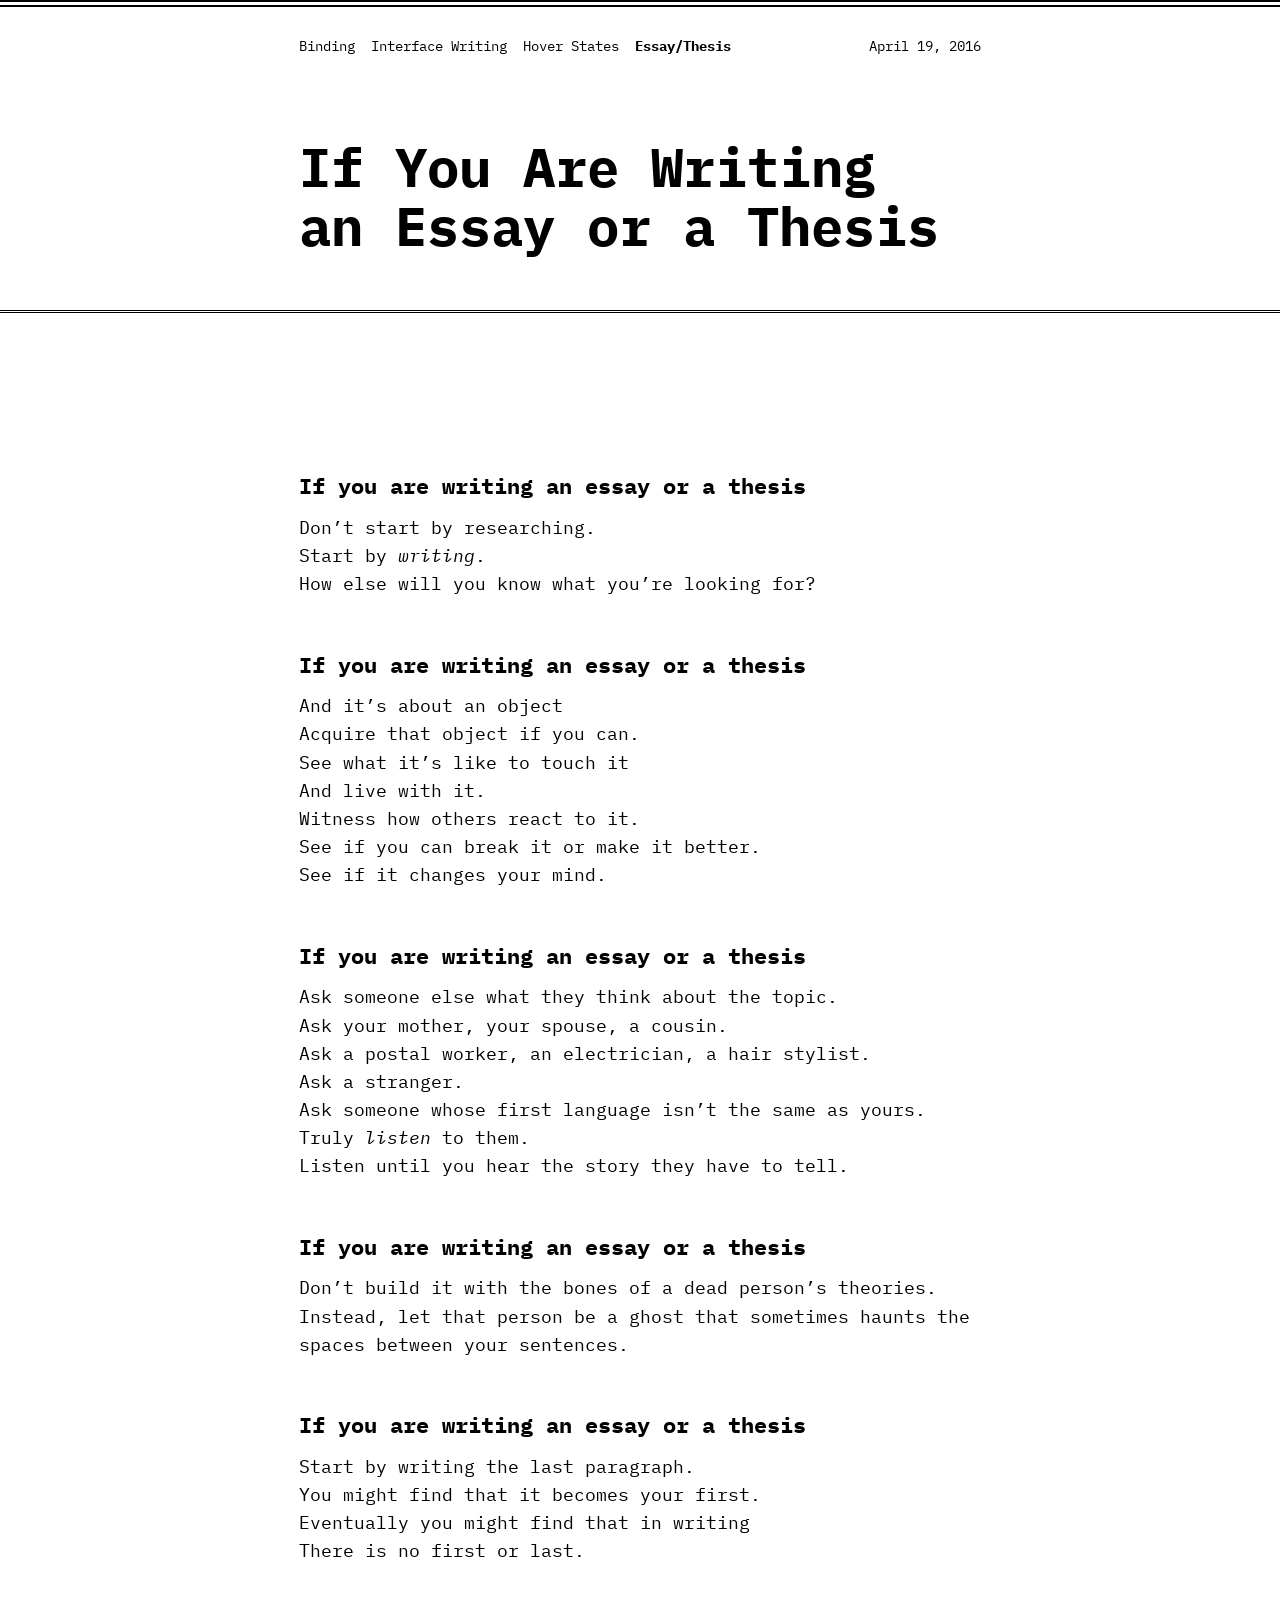
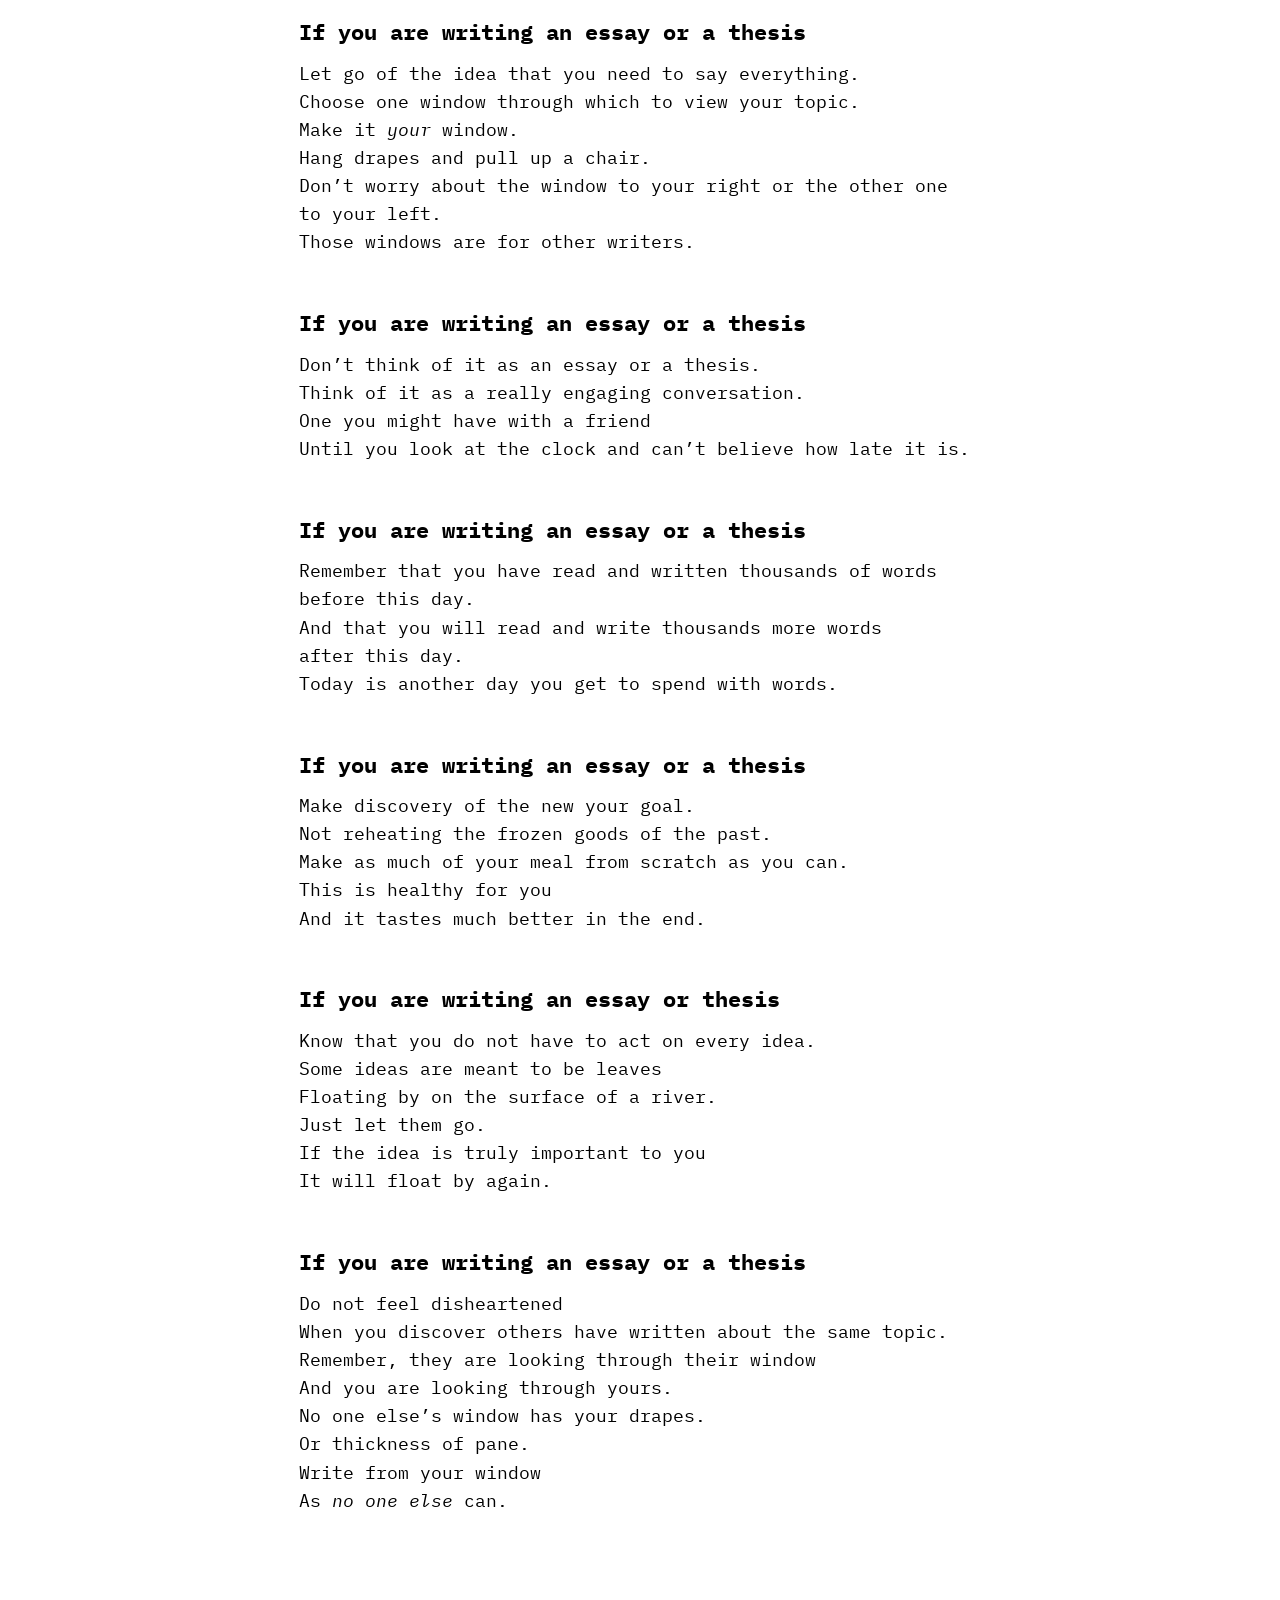
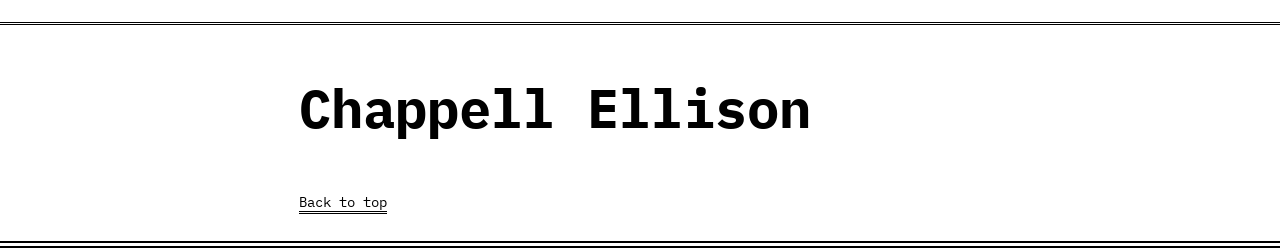
<file: essay-thesis/index.html>
<!doctype html>
<html lang="en">
	<head>
		<style>
			@import "../styles/reset.css" layer(reset);
			@import "../styles/common.css" layer(common);
			@import "style.css" layer(style);
		</style>

		<meta charset="UTF-8" />
		<meta name="viewport" content="width=device-width, initial-scale=1.0" />
		<title>Essay or thesis?</title>
	</head>

	<!--
		Original at: https://medium.com/@chappelltracker/if-you-are-writing-an-essay-or-a-thesis-7e6e0eaeedef
	-->

	<body>
		<!--
			Adding <nav> to link our four pages, inside the <header>
			aria-current etc. as per interface-writing commment above <body>
		-->
		<header>
			<nav class="binding" aria-label="Binding">
				<ul>
					<li><a href="../home/index.html">Binding</a></li>
					<li>
						<a href="../interface-writing/index.html"
							>Interface Writing</a
						>
					</li>
					<li>
						<a href="../hover-states/index.html">Hover States</a>
					</li>
					<li>
						<a href="../essay-thesis/index.html" aria-current="page"
							>Essay/Thesis</a
						>
					</li>
				</ul>
			</nav>
			<p><time datetime="2016-04-19">April 19, 2016</time></p>
			<h1>If You Are Writing an Essay or a Thesis</h1>
		</header>

		<!--
			Adding <main>
			Adding <section>
			keep one <p> tag per line to represent the original paragraphs of the author
		-->
		<main>
			<section>
				<h2>If you are writing an essay or a thesis</h2>
				<p>Don’t start by researching.</p>
				<p>Start by <em>writing</em>.</p>
				<p>How else will you know what you’re looking for?</p>
			</section>

			<section>
				<h2>If you are writing an essay or a thesis</h2>
				<p>And it’s about an object</p>
				<p>Acquire that object if you can.</p>
				<p>See what it’s like to touch it</p>
				<p>And live with it.</p>
				<p>Witness how others react to it.</p>
				<p>See if you can break it or make it better.</p>
				<p>See if it changes your mind.</p>
			</section>

			<section>
				<h2>If you are writing an essay or a thesis</h2>
				<p>Ask someone else what they think about the topic.</p>
				<p>Ask your mother, your spouse, a cousin.</p>
				<p>Ask a postal worker, an electrician, a hair stylist.</p>
				<p>Ask a stranger.</p>
				<p>Ask someone whose first language isn’t the same as yours.</p>
				<p>Truly <em>listen</em> to them.</p>
				<p>Listen until you hear the story they have to tell.</p>
			</section>

			<section>
				<h2>If you are writing an essay or a thesis</h2>
				<p>
					Don’t build it with the bones of a dead person’s theories.
				</p>
				<p>
					Instead, let that person be a ghost that sometimes haunts
					the spaces between your sentences.
				</p>
			</section>

			<section>
				<h2>If you are writing an essay or a thesis</h2>
				<p>Start by writing the last paragraph.</p>
				<p>You might find that it becomes your first.</p>
				<p>Eventually you might find that in writing</p>
				<p>There is no first or last.</p>
			</section>

			<section>
				<h2>If you are writing an essay or a thesis</h2>
				<p>Let go of the idea that you need to say everything.</p>
				<p>Choose one window through which to view your topic.</p>
				<p>Make it <em>your</em> window.</p>
				<p>Hang drapes and pull up a chair.</p>
				<p>
					Don’t worry about the window to your right or the other one
					to your left.
				</p>
				<p>Those windows are for other writers.</p>
			</section>

			<section>
				<h2>If you are writing an essay or a thesis</h2>
				<p>Don’t think of it as an essay or a thesis.</p>
				<p>Think of it as a really engaging conversation.</p>
				<p>One you might have with a friend</p>
				<p>
					Until you look at the clock and can’t believe how late
					it is.
				</p>
			</section>

			<section>
				<h2>If you are writing an essay or a thesis</h2>
				<p>
					Remember that you have read and written thousands of words
					before this day.
				</p>
				<p>
					And that you will read and write thousands more words after
					this day.
				</p>
				<p>Today is another day you get to spend with words.</p>
			</section>

			<section>
				<h2>If you are writing an essay or a thesis</h2>
				<p>Make discovery of the new your goal.</p>
				<p>Not reheating the frozen goods of the past.</p>
				<p>Make as much of your meal from scratch as you can.</p>
				<p>This is healthy for you</p>
				<p>And it tastes much better in the end.</p>
			</section>

			<section>
				<h2>If you are writing an essay or thesis</h2>
				<p>Know that you do not have to act on every idea.</p>
				<p>Some ideas are meant to be leaves</p>
				<p>Floating by on the surface of a river.</p>
				<p>Just let them go.</p>
				<p>If the idea is truly important to you</p>
				<p>It will float by again.</p>
			</section>

			<section>
				<h2>If you are writing an essay or a thesis</h2>
				<p>Do not feel disheartened</p>
				<p>
					When you discover others have written about the same topic.
				</p>
				<p>Remember, they are looking through their window</p>
				<p>And you are looking through yours.</p>
				<p>No one else’s window has your drapes.</p>
				<p>Or thickness of pane.</p>
				<p>Write from your window</p>
				<p>As <em>no one else</em> can.</p>
			</section>
		</main>
		<!--
			Adding <footer>
		-->
		<footer>
			<p class="author">Chappell Ellison</p>
			<p><a href="#top">Back to top</a></p>
		</footer>
	</body>
</html>
</file>
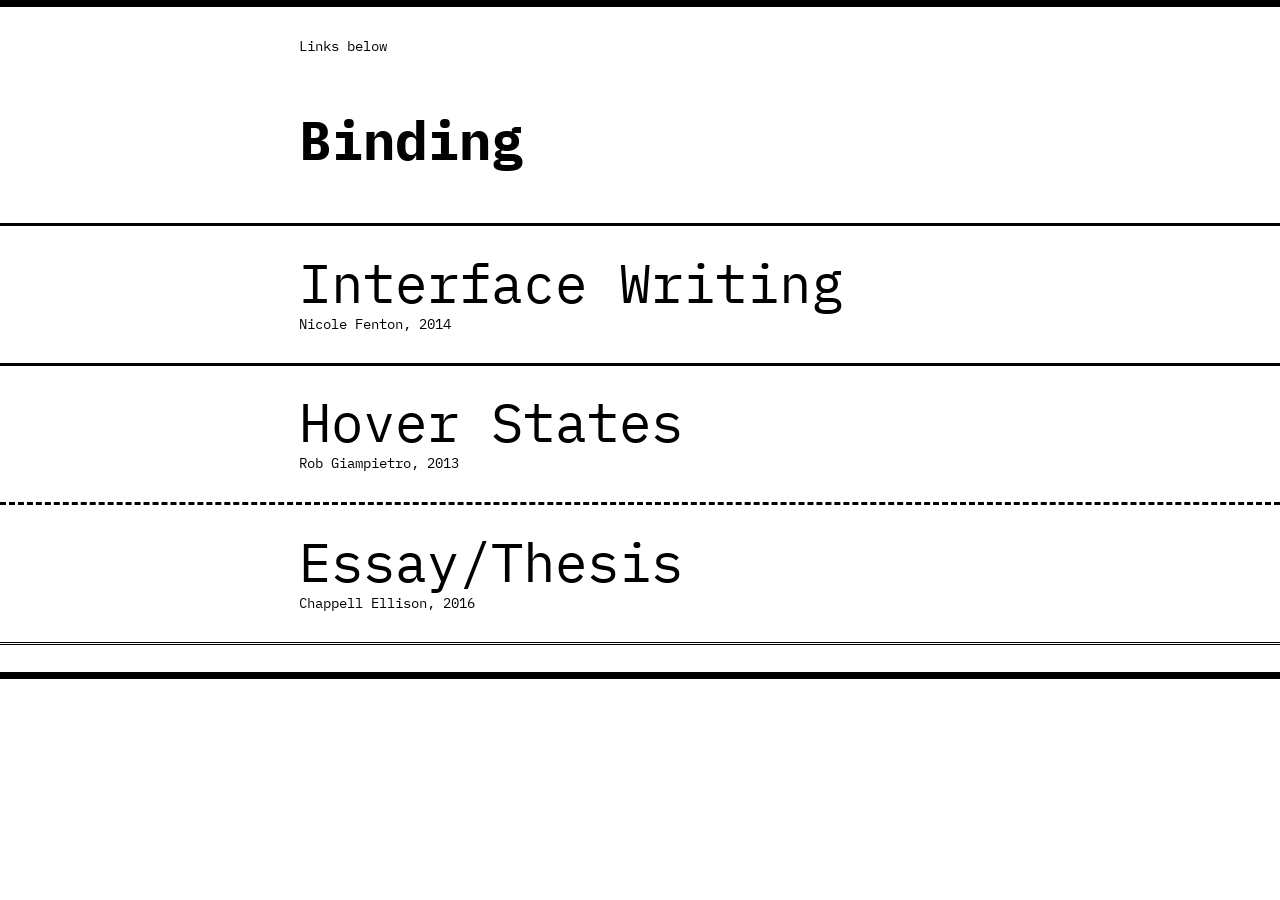
<file: home/index.html>
<!doctype html>
<html lang="en-us">
	<head>
		<style>
			@import "../styles/reset.css" layer(reset);
			@import "../styles/common.css" layer(common);
			@import "style.css" layer(style);
		</style>

		<meta charset="utf-8" />
		<meta name="viewport" content="width=device-width, initial-scale=1" />
		<title>Binding</title>
	</head>

	<!--
		Adding doctype, lang and charset, as on our three texts
		Adding <header>, <main> and <nav>
		Adding the author and the year of each text, with <time>
	-->

	<body>
		<header>
			<p>Links below</p>
			<h1>Binding</h1>
		</header>
		<main>
			<nav aria-label="Texts">
				<ul>
					<li class="interface-writing">
						<a href="../interface-writing/index.html"
							>Interface Writing</a
						>
						<p>Nicole Fenton, <time datetime="2014">2014</time></p>
					</li>
					<li class="hover-states">
						<a href="../hover-states/index.html">Hover States</a>
						<p>Rob Giampietro, <time datetime="2013">2013</time></p>
					</li>
					<li class="essay-thesis">
						<a href="../essay-thesis/index.html">Essay/Thesis</a>
						<p>
							Chappell Ellison, <time datetime="2016">2016</time>
						</p>
					</li>
				</ul>
			</nav>
		</main>
	</body>
</html>
</file>
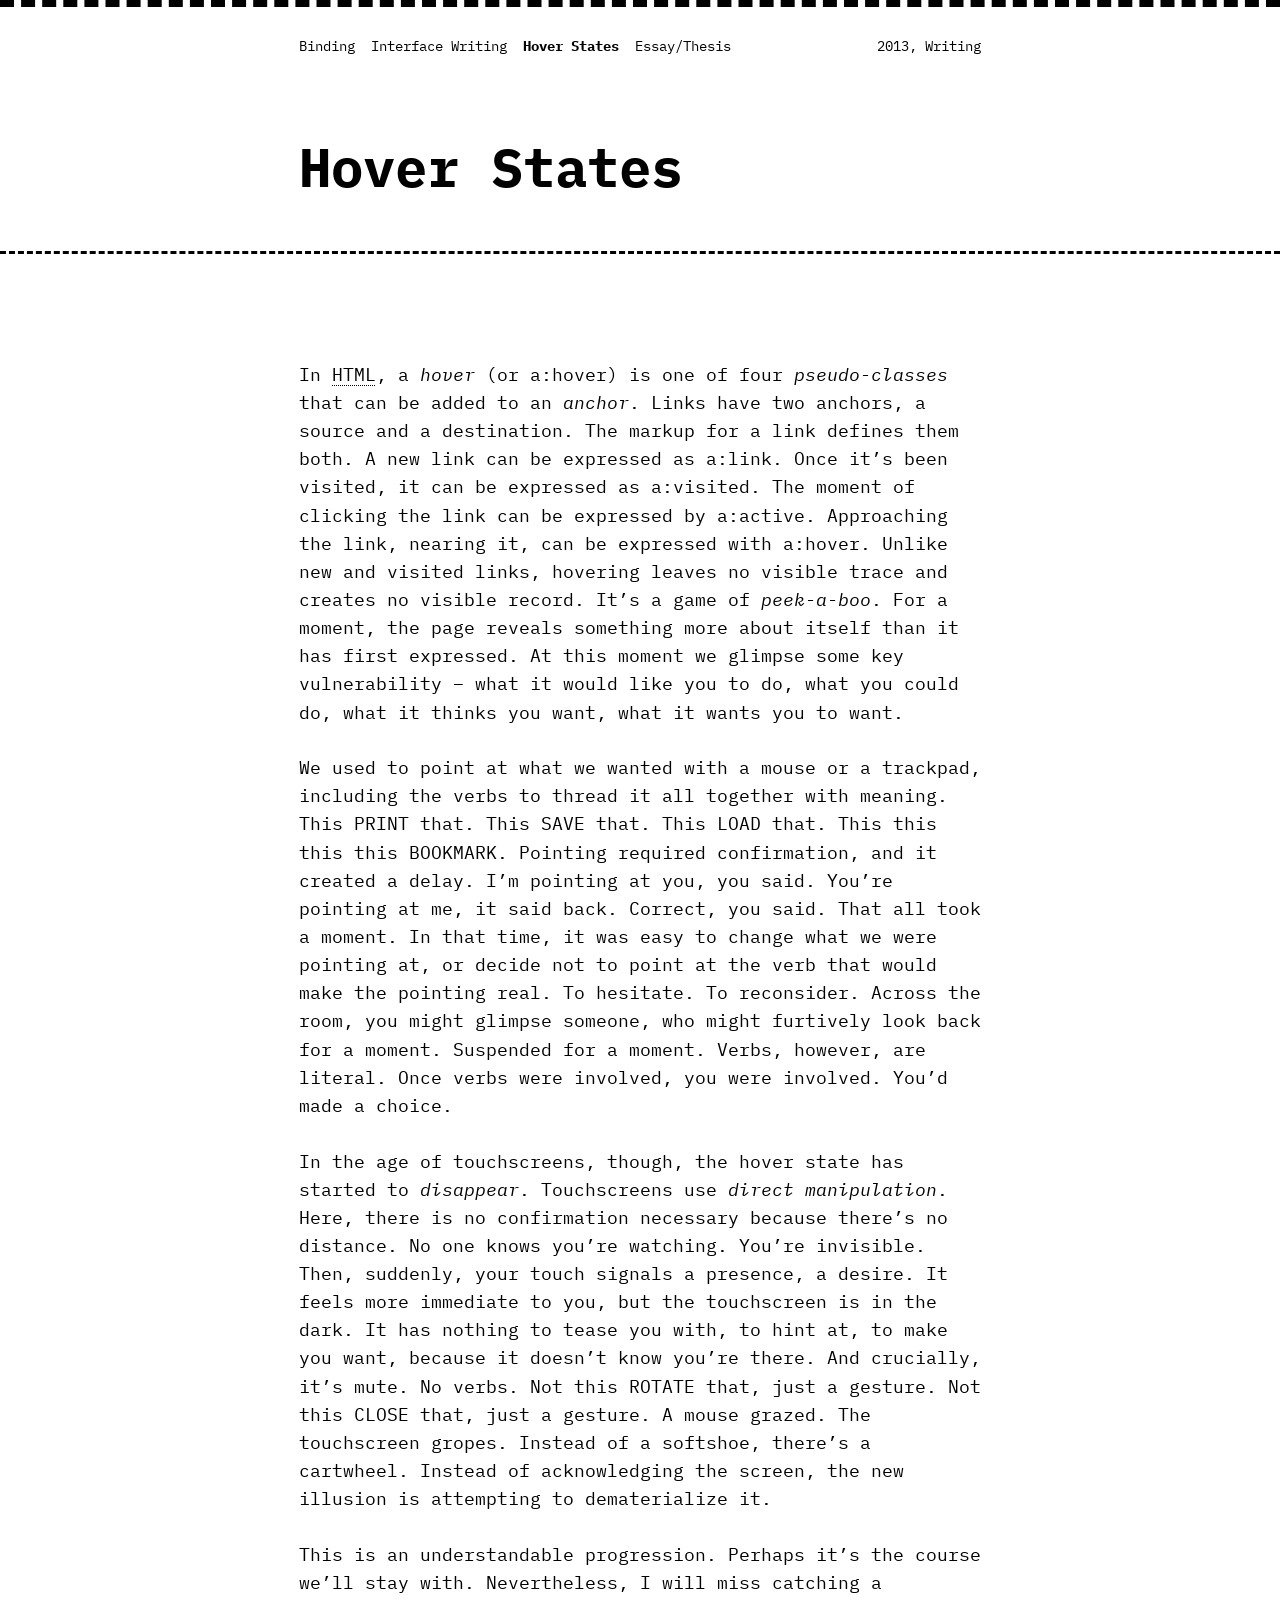
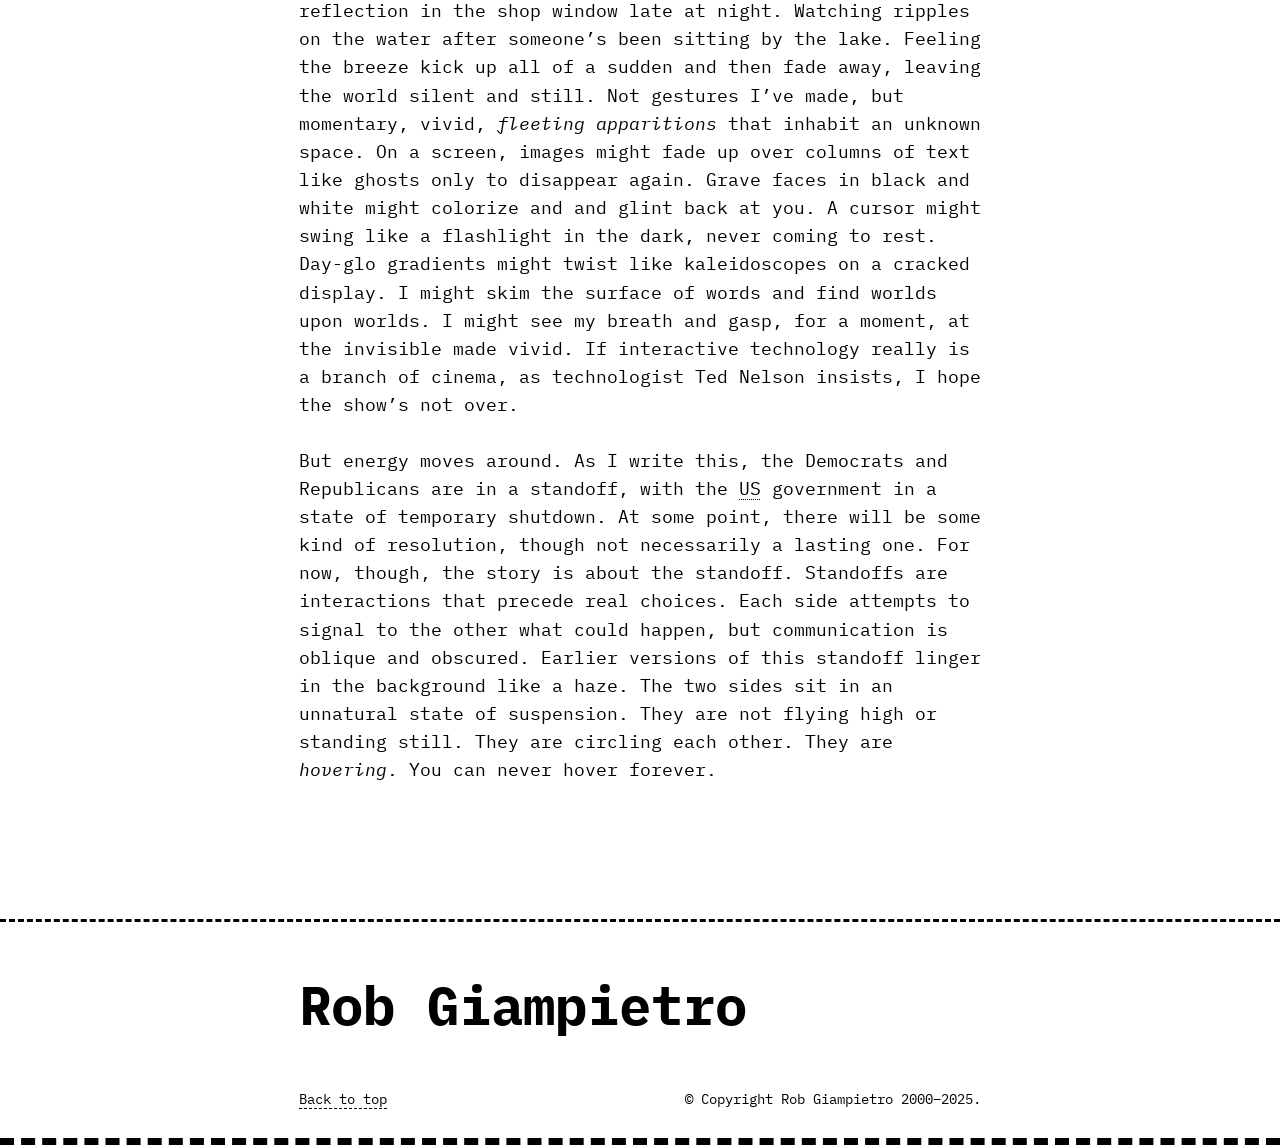
<file: hover-states/index.html>
<!doctype html>
<html lang="en-us">
	<head>
		<style>
			@import "../styles/reset.css" layer(reset);
			@import "../styles/common.css" layer(common);
			@import "style.css" layer(style);
		</style>

		<meta charset="utf-8" />
		<meta name="viewport" content="width=device-width, initial-scale=1" />
		<title>Hover States</title>
	</head>

	<!-- Original: https://linedandunlined.com/archive/hover-states/ -->

	<body>
		<!--
			Adding <nav> to link our four pages, inside the <header>
			aria-current etc. as per interface-writing commment above <body>
		-->
		<header>
			<nav class="binding" aria-label="Binding">
				<ul>
					<li><a href="../home/index.html">Binding</a></li>
					<li>
						<a href="../interface-writing/index.html"
							>Interface Writing</a
						>
					</li>
					<li>
						<a href="../hover-states/index.html" aria-current="page"
							>Hover States</a
						>
					</li>
					<li>
						<a href="../essay-thesis/index.html">Essay/Thesis</a>
					</li>
				</ul>
			</nav>
			<p><time datetime="2013">2013</time>, Writing</p>
			<h1 id="title">Hover States</h1>
		</header>
		<main>
			<article class="limit grid">
				<!--
					Replacing the <div> with a <section>
				-->
				<section class="content-main">
					<!--
						Adding <abbr> for abbreviations
						Adding <dfn> for definitions
						Adding <code> to "CSS" https://developer.mozilla.org/en-US/docs/Web/HTML/Reference/Elements/code
						Adding <i> as to represent idiomatic text, technical terms, taxonomical designations, etc.
					-->
					<p>
						In <abbr title="HyperText Markup Language">HTML</abbr>,
						a <dfn>hover</dfn> (or <code>a:hover</code>) is one of
						four <i>pseudo-classes</i> that can be added to an
						<i>anchor</i>. Links have two anchors, a source and a
						destination. The markup for a link defines them both. A
						new link can be expressed as <code>a:link</code>. Once
						it’s been visited, it can be expressed as
						<code>a:visited</code>. The moment of clicking the link
						can be expressed by <code>a:active</code>. Approaching
						the link, nearing it, can be expressed with
						<code>a:hover</code>. Unlike new and visited links,
						hovering leaves no visible trace and creates no visible
						record. It’s a game of <em>peek-a-boo</em>. For a
						moment, the page reveals something more about itself
						than it has first expressed. At this moment we glimpse
						some key vulnerability – what it would like you to do,
						what you could do, what it thinks you want, what it
						wants you to want.
					</p>

					<p>
						We used to point at what we wanted with a mouse or a
						trackpad, including the verbs to thread it all together
						with meaning. This PRINT that. This SAVE that. This LOAD
						that. This this this this BOOKMARK. Pointing required
						confirmation, and it created a delay. I’m pointing at
						you, you said. You’re pointing at me, it said back.
						Correct, you said. That all took a moment. In that time,
						it was easy to change what we were pointing at, or
						decide not to point at the verb that would make the
						pointing real. To hesitate. To reconsider. Across the
						room, you might glimpse someone, who might furtively
						look back for a moment. Suspended for a moment. Verbs,
						however, are literal. Once verbs were involved, you were
						involved. You’d made a choice.
					</p>

					<p>
						In the age of touchscreens, though, the hover state has
						started to <em>disappear</em>. Touchscreens use
						<i>direct manipulation</i>. Here, there is no
						confirmation necessary because there’s no distance. No
						one knows you’re watching. You’re invisible. Then,
						suddenly, your touch signals a presence, a desire. It
						feels more immediate to you, but the touchscreen is in
						the dark. It has nothing to tease you with, to hint at,
						to make you want, because it doesn’t know you’re there.
						And crucially, it’s mute. No verbs. Not this ROTATE
						that, just a gesture. Not this CLOSE that, just a
						gesture. A mouse grazed. The touchscreen gropes. Instead
						of a softshoe, there’s a cartwheel. Instead of
						acknowledging the screen, the new illusion is attempting
						to dematerialize it.
					</p>

					<p>
						This is an understandable progression. Perhaps it’s the
						course we’ll stay with. Nevertheless, I will miss
						catching a reflection in the shop window late at night.
						Watching ripples on the water after someone’s been
						sitting by the lake. Feeling the breeze kick up all of a
						sudden and then fade away, leaving the world silent and
						still. Not gestures I’ve made, but momentary, vivid,
						<em>fleeting apparitions</em> that inhabit an unknown
						space. On a screen, images might fade up over columns of
						text like ghosts only to disappear again. Grave faces in
						black and white might colorize and and glint back at
						you. A cursor might swing like a flashlight in the dark,
						never coming to rest. Day-glo gradients might twist like
						kaleidoscopes on a cracked display. I might skim the
						surface of words and find worlds upon worlds. I might
						see my breath and gasp, for a moment, at the invisible
						made vivid. If interactive technology really is a branch
						of cinema, as technologist Ted Nelson insists, I hope
						the show’s not over.
					</p>

					<p>
						But energy moves around. As I write this, the Democrats
						and Republicans are in a standoff, with the
						<abbr title="United States">US</abbr> government in a
						state of temporary shutdown. At some point, there will
						be some kind of resolution, though not necessarily a
						lasting one. For now, though, the story is about the
						standoff. Standoffs are interactions that precede real
						choices. Each side attempts to signal to the other what
						could happen, but communication is oblique and obscured.
						Earlier versions of this standoff linger in the
						background like a haze. The two sides sit in an
						unnatural state of suspension. They are not flying high
						or standing still. They are circling each other. They
						are <em>hovering</em>. You can never hover forever.
					</p>
				</section>
			</article>
		</main>
		<!--
			Adding <footer>
		-->
		<footer>
			<p class="author">Rob Giampietro</p>
			<p><a href="#top">Back to top</a></p>
			<p class="copyright">© Copyright Rob Giampietro 2000–2025.</p>
		</footer>
	</body>
</html>
</file>
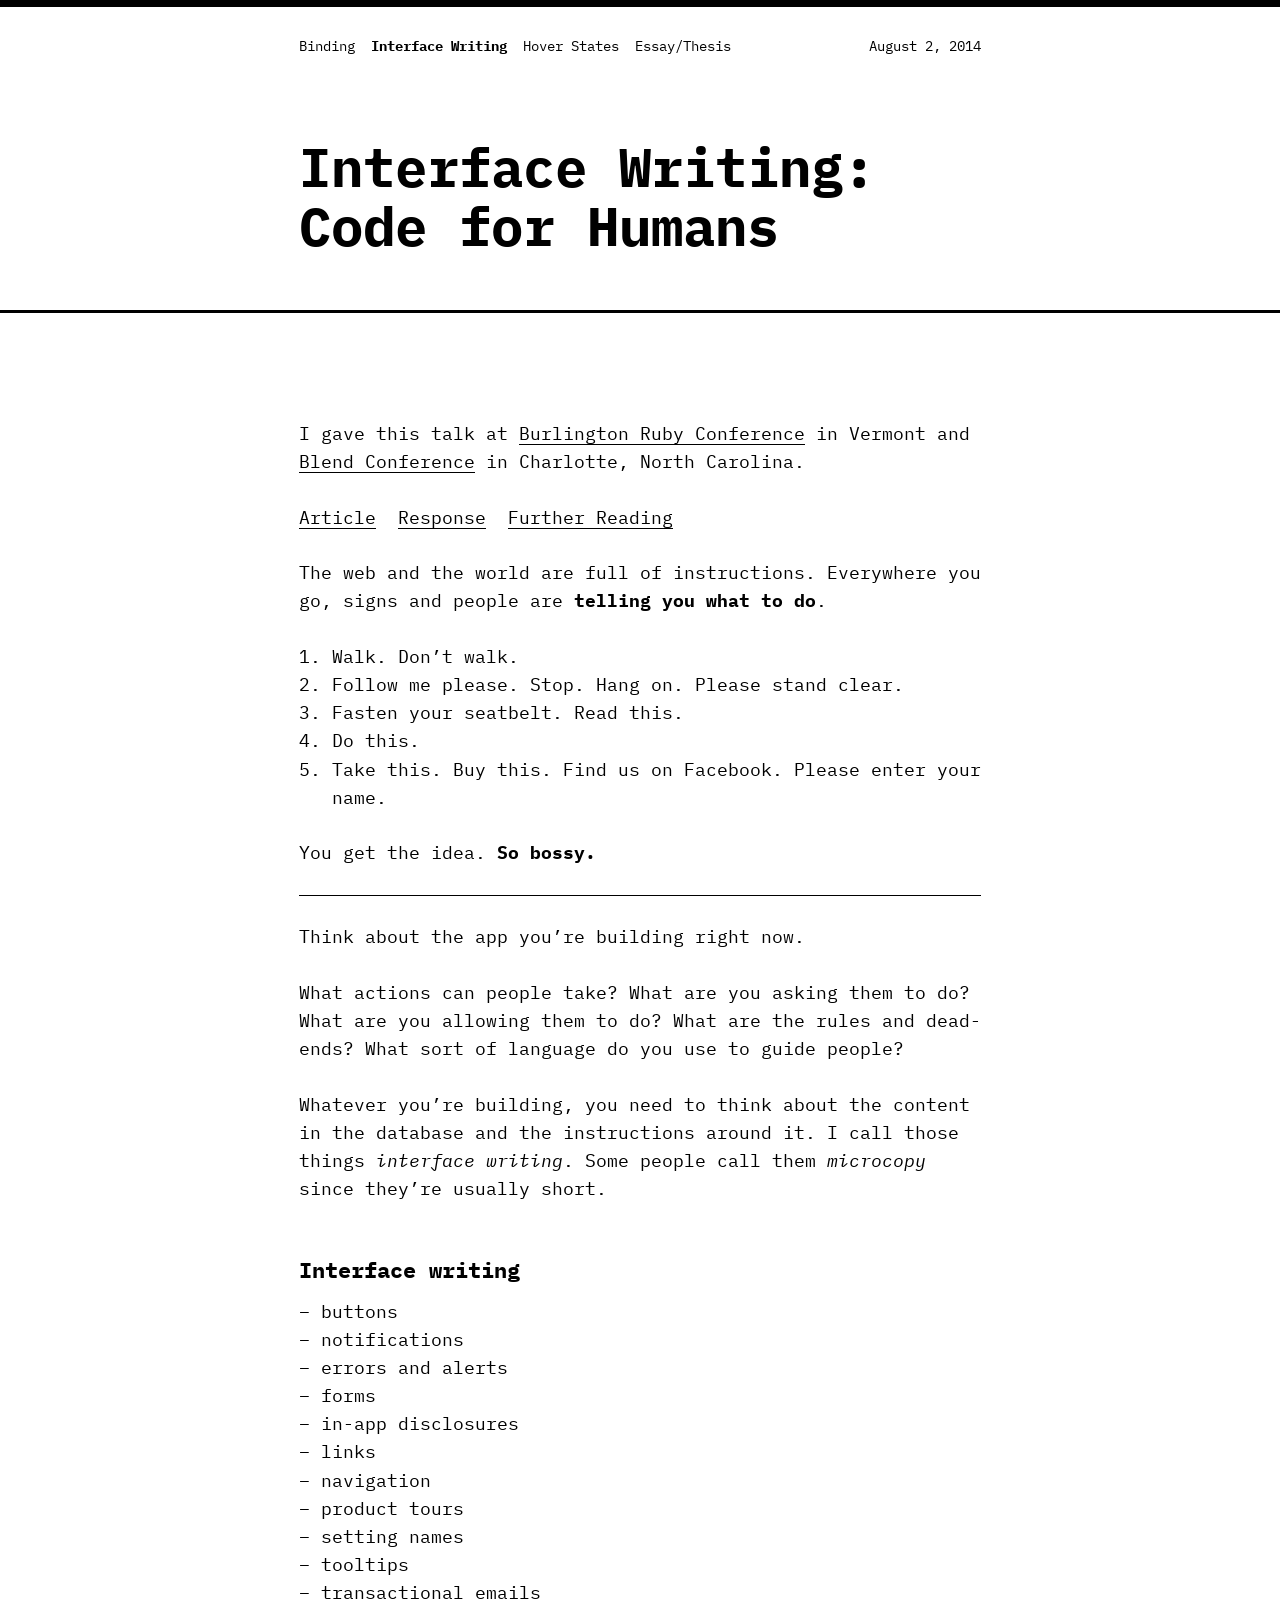
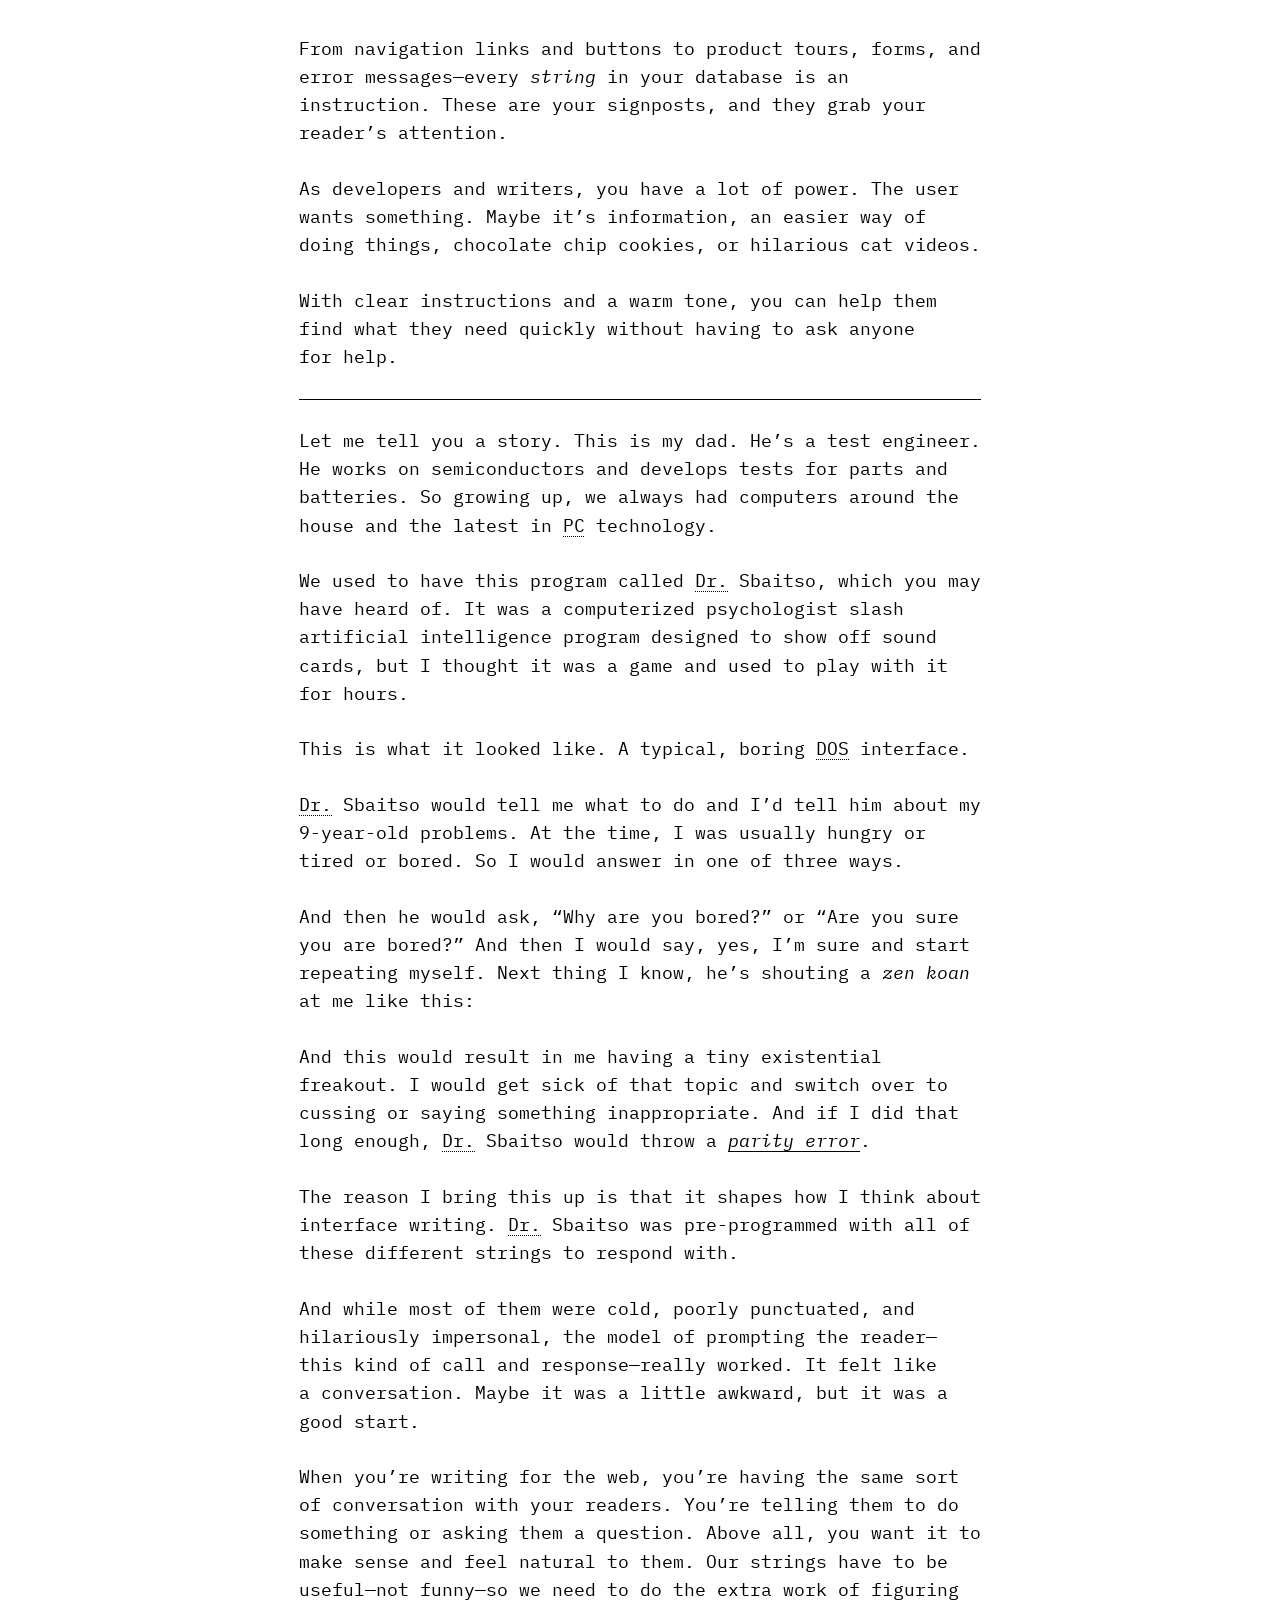
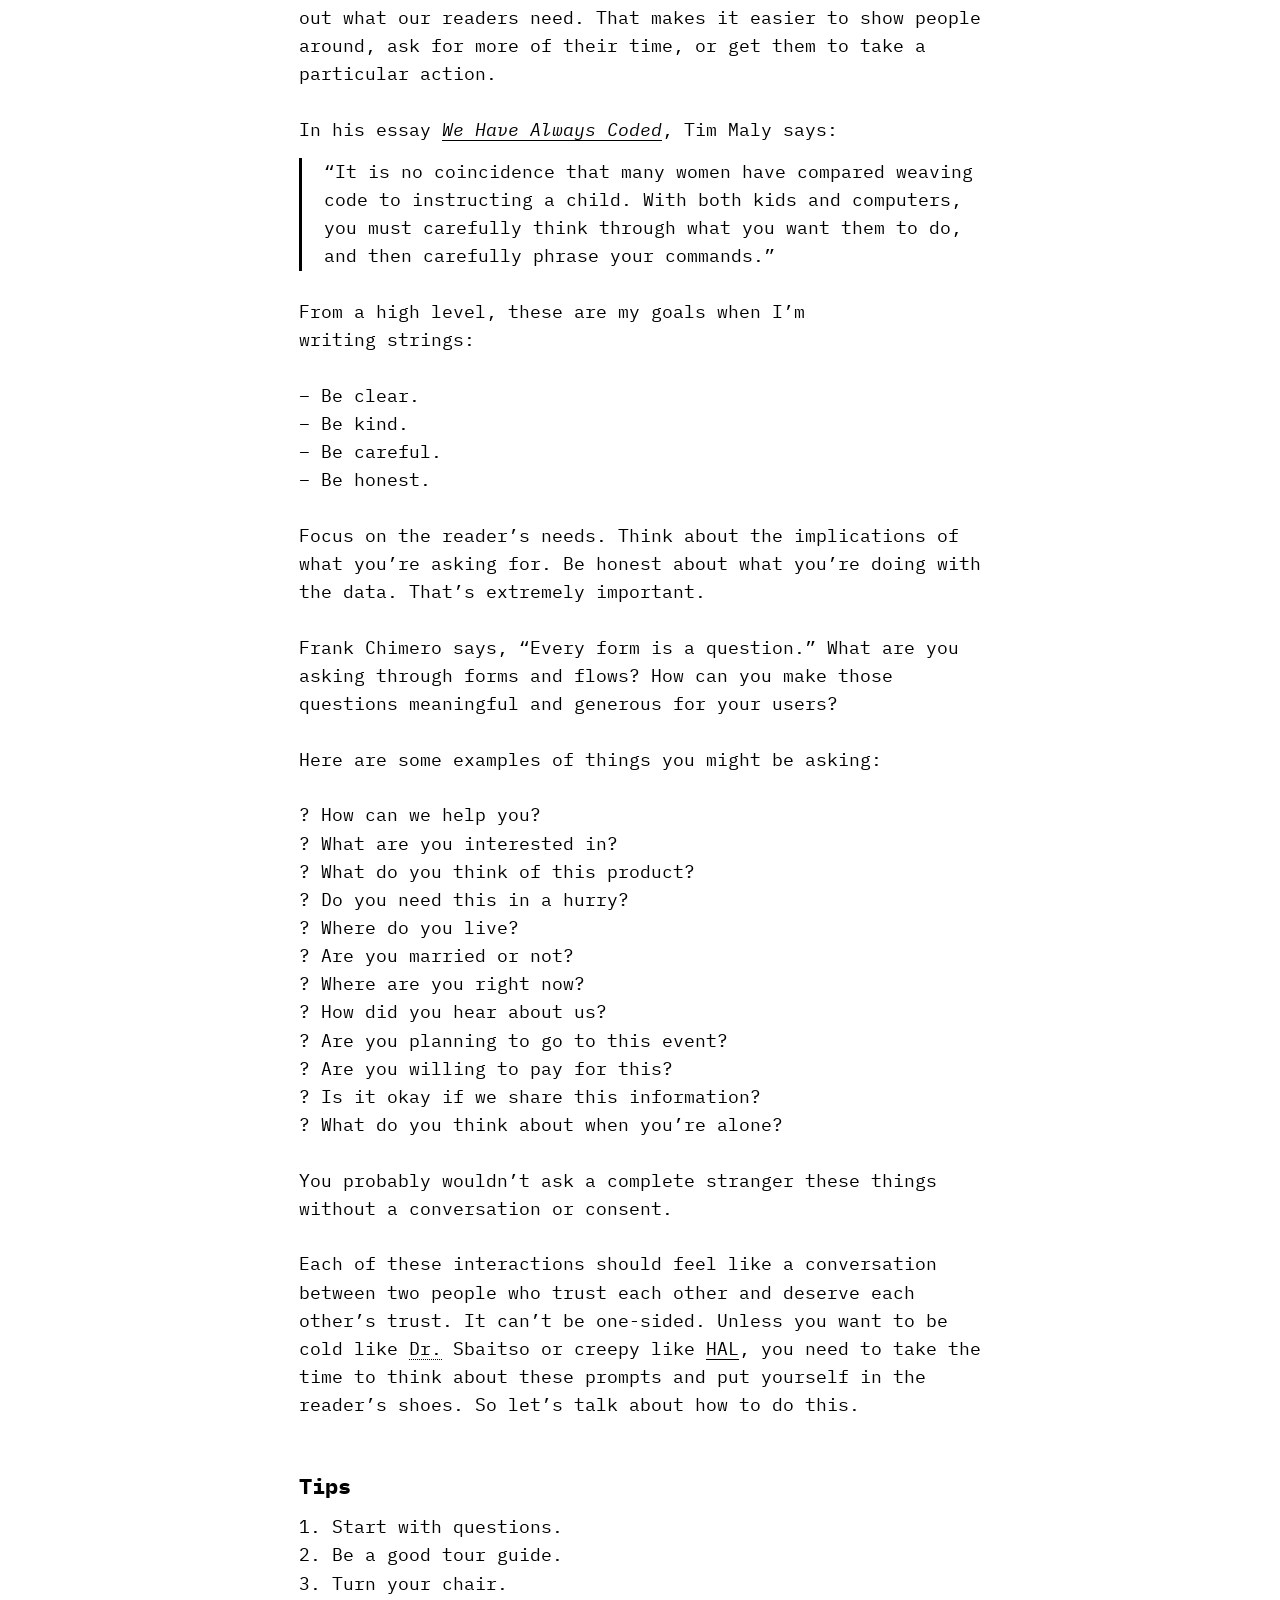
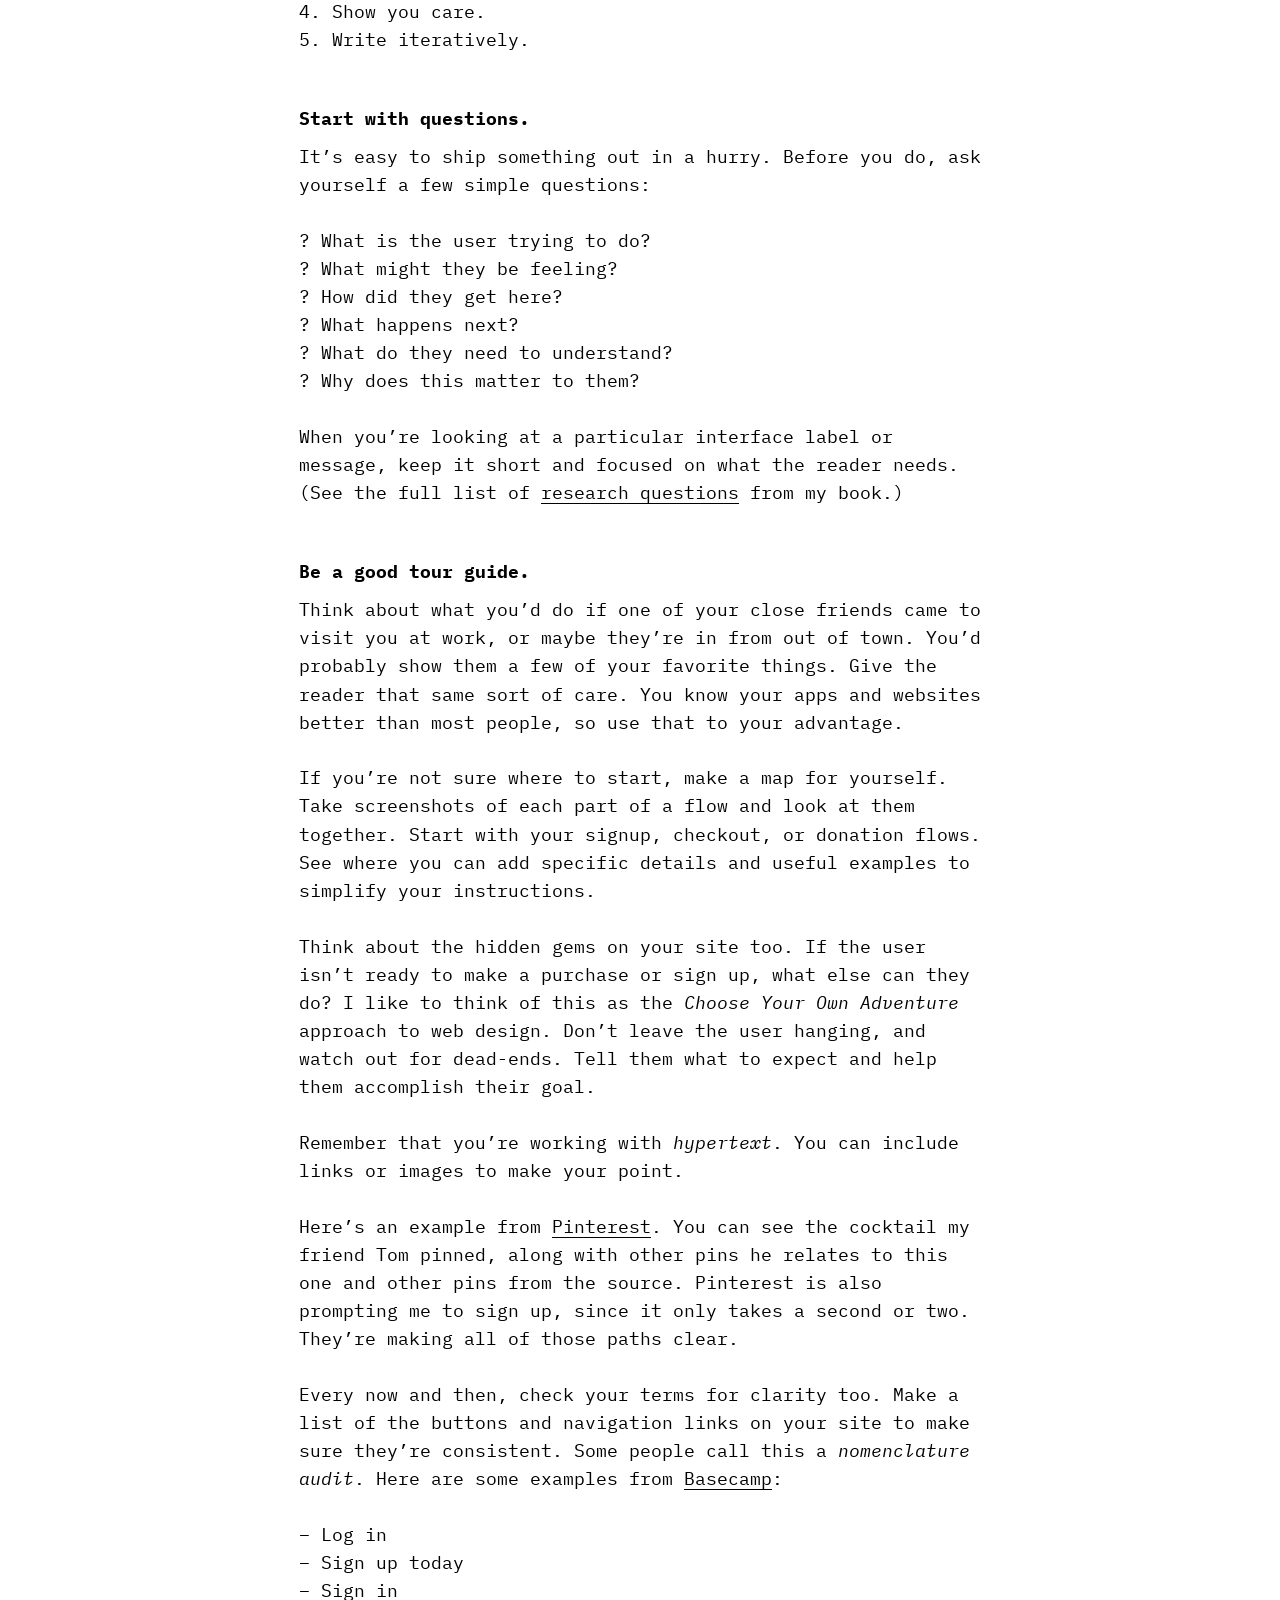
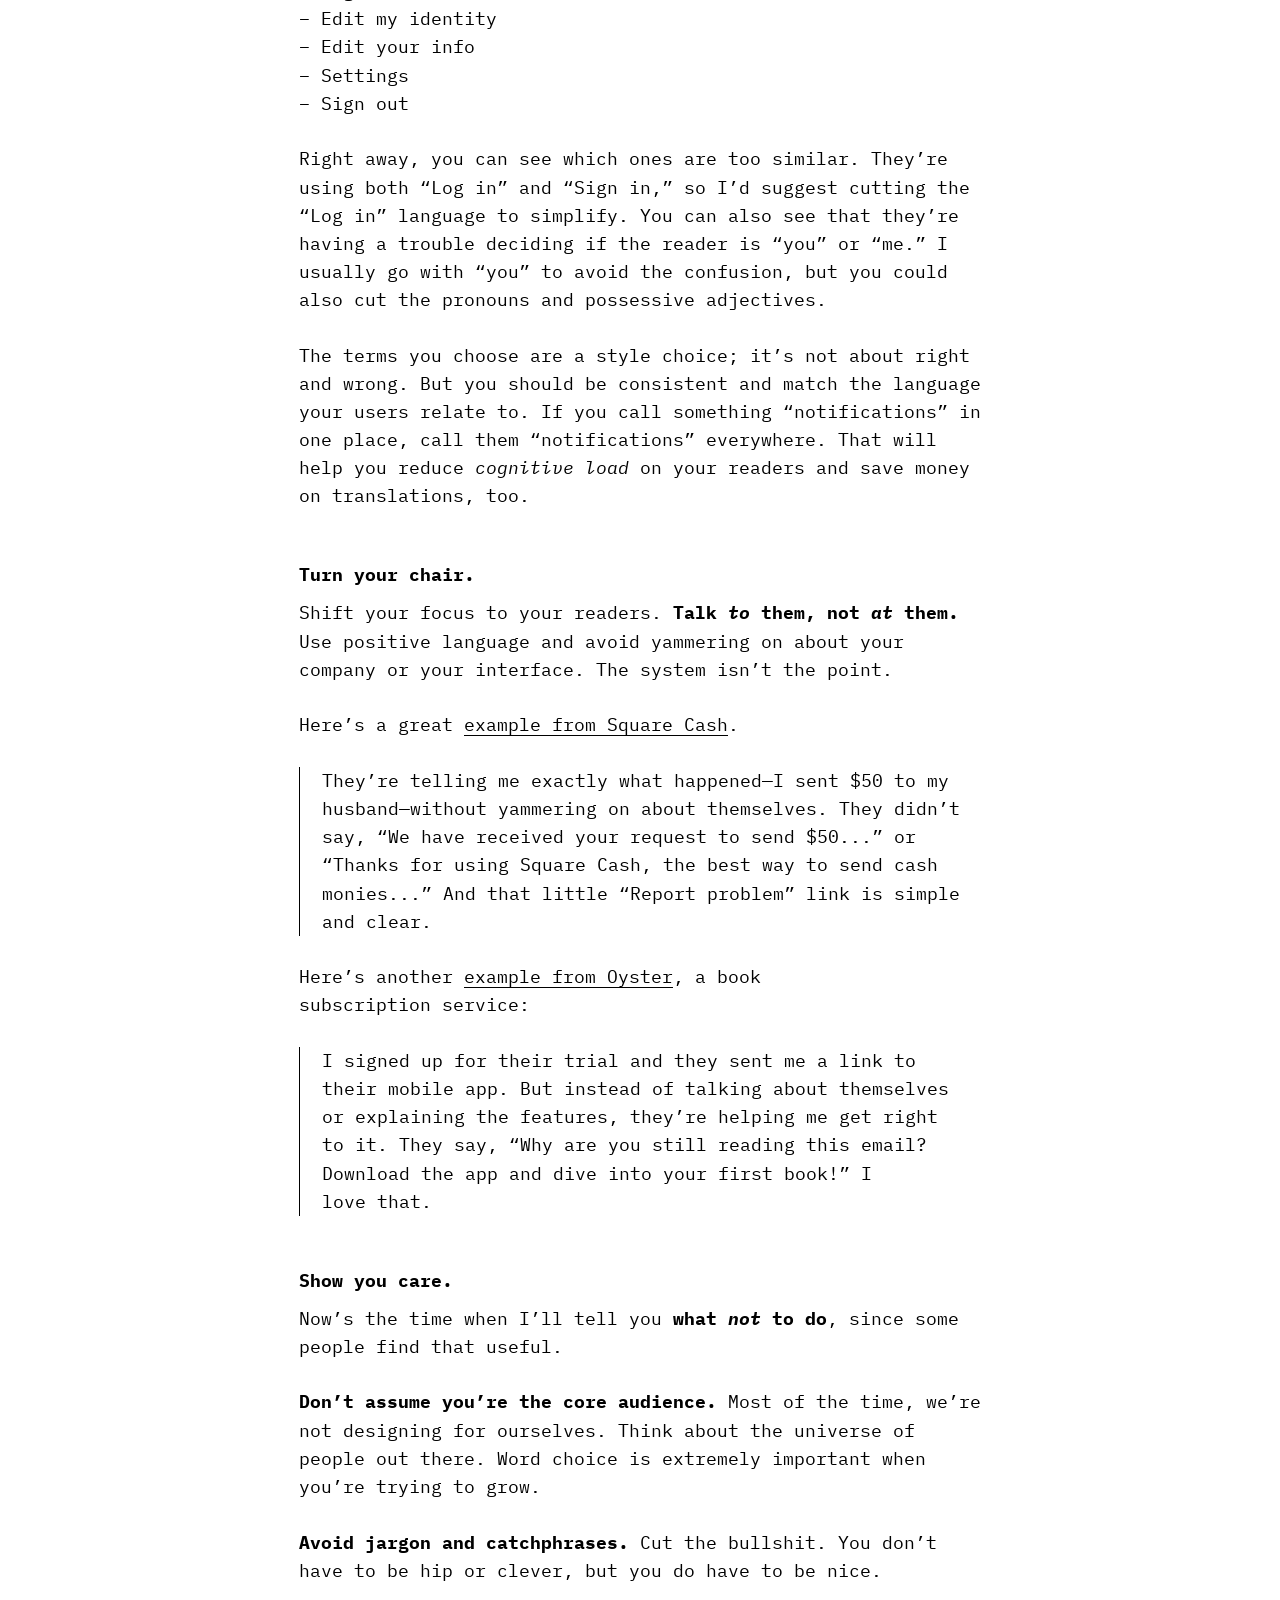
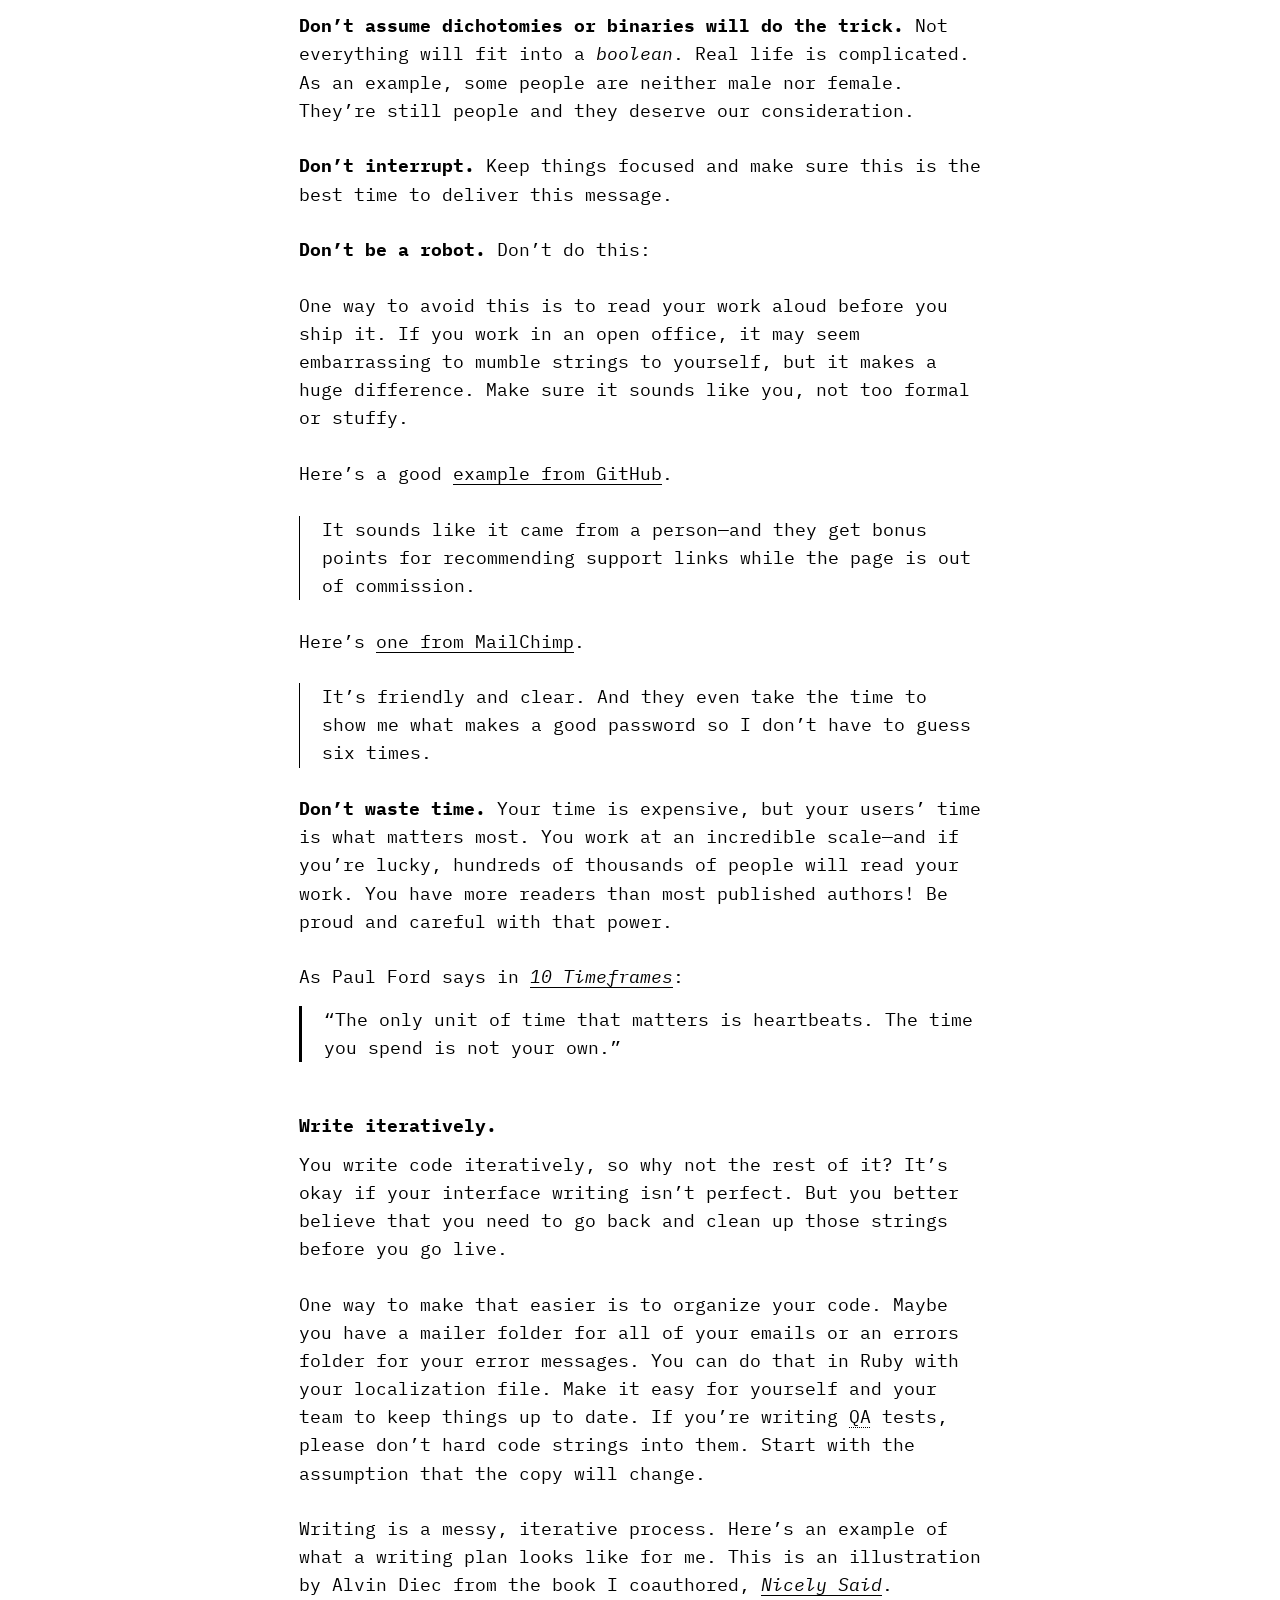
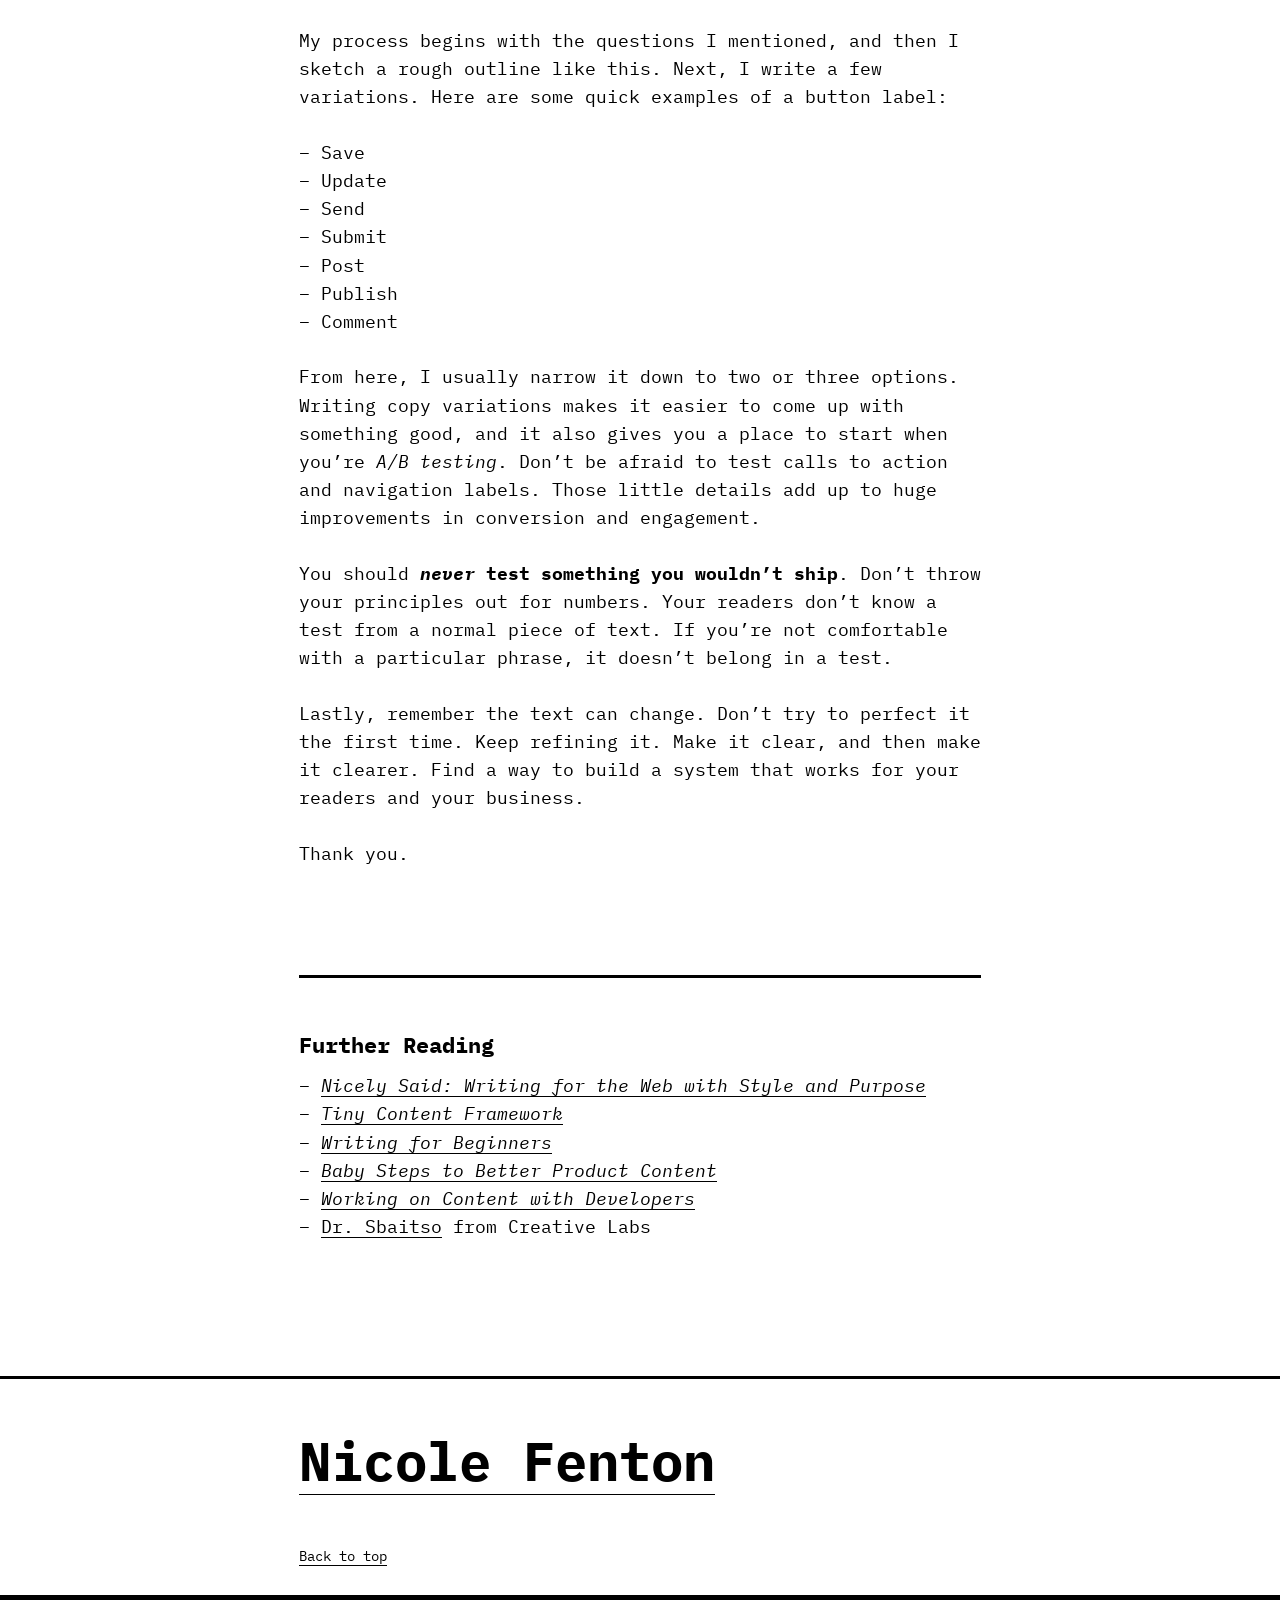
<file: interface-writing/index.html>
<!doctype html>
<html lang="en-us">
	<head>
		<style>
			@import "../styles/reset.css" layer(reset);
			@import "../styles/common.css" layer(common);
			@import "style.css" layer(style);
		</style>

		<meta charset="utf-8" />
		<meta name="viewport" content="width=device-width, initial-scale=1" />
		<title>
			Interface Writing: Code for Humans, by Nicole Fenton with responses
			by f638
		</title>
	</head>

	<!-- HTML Copy of manuscript: to review comments and structure. Spread as reference-->

	<body>
		<!--
			Adding <nav> to link our four pages, inside the <header>
			nav: https://developer.mozilla.org/en-US/docs/Web/HTML/Reference/Elements/nav

			aria-current for the page we are on: https://developer.mozilla.org/en-US/docs/Web/Accessibility/ARIA/Reference/Attributes/aria-current
			aria-label: https://developer.mozilla.org/en-US/docs/Web/Accessibility/ARIA/Reference/Attributes/aria-label

			aria-label vs. arialabelby: https://www.a11y-collective.com/blog/aria-label-vs-aria-labelledby/
			aria-label: providing an accessible name when no visible text label is present
			arialabelby: another element on the page that contains the label text
		-->
		<header>
			<nav class="binding" aria-label="Binding">
				<ul>
					<li><a href="../home/index.html">Binding</a></li>
					<li>
						<a
							href="../interface-writing/index.html"
							aria-current="page"
							>Interface Writing</a
						>
					</li>
					<li>
						<a href="../hover-states/index.html">Hover States</a>
					</li>
					<li>
						<a href="../essay-thesis/index.html">Essay/Thesis</a>
					</li>
				</ul>
			</nav>
			<p><time datetime="2014-08-02">August 2, 2014</time></p>
			<h1>Interface Writing: Code for Humans</h1>
		</header>
		<main>
			<article id="article">
				<header>
					<p>
						I gave this talk at
						<a href="https://burlingtonrubyconference.com"
							>Burlington Ruby Conference</a
						>
						in Vermont and
						<a href="https://2014.blendconf.com"
							>Blend Conference</a
						>
						in Charlotte, North Carolina.
					</p>
					<nav aria-label="On this page">
						<ul>
							<li><a href="#article">Article</a></li>
							<li><a href="#response">Response</a></li>
							<li>
								<a href="#further-reading">Further Reading</a>
							</li>
						</ul>
					</nav>
				</header>
				<!--
					removing the <em> on longer sentences and use <strong> following our description above
					exclude "." for strong highlight as this is not the full sentence
				-->
				<p>
					The web and the world are full of instructions. Everywhere
					you go, signs and people are
					<strong>telling you what to do</strong>.
				</p>
				<ol>
					<li>Walk. Don’t walk.</li>
					<li>
						Follow me please. Stop. Hang on. Please stand clear.
					</li>
					<li>Fasten your seatbelt. Read this.</li>
					<li>Do this.</li>
					<li>
						Take this. Buy this. Find us on Facebook. Please enter
						your name.
					</li>
				</ol>
				<p>You get the idea. <strong>So bossy.</strong></p>
				<hr />
				<p>Think about the app you’re building right now.</p>
				<p>
					What actions can people take? What are you asking them to
					do? What are you allowing them to do? What are the rules and
					dead-ends? What sort of language do you use to guide people?
				</p>
				<!--
					Adding <dfn> tag
					Adding <em> to highlight
				-->
				<p>
					Whatever you’re building, you need to think about the
					content in the database and the instructions around it. I
					call those things <em><dfn>interface writing</dfn></em
					>. Some people call them <em><dfn>microcopy</dfn></em> since
					they’re usually short.
				</p>
				<section>
					<h2>Interface writing</h2>
					<ul>
						<li>buttons</li>
						<li>notifications</li>
						<li>errors and alerts</li>
						<li>forms</li>
						<li>in-app disclosures</li>
						<li>links</li>
						<li>navigation</li>
						<li>product tours</li>
						<li>setting names</li>
						<li>tooltips</li>
						<li>transactional emails</li>
					</ul>
					<!--
						Adding <i> as to represent idiomatic text, technical terms, taxonomical designations, etc.
					-->
					<p>
						From navigation links and buttons to product tours,
						forms, and error messages—every <i>string</i> in your
						database is an instruction. These are your signposts,
						and they grab your reader’s attention.
					</p>
					<p>
						As developers and writers, you have a lot of power. The
						user wants something. Maybe it’s information, an easier
						way of doing things, chocolate chip cookies, or
						hilarious cat videos.
					</p>
					<p>
						With clear instructions and a warm tone, you can help
						them find what they need quickly without having to ask
						anyone for help.
					</p>

					<hr />
					<!--
						Adding <abbr>
						Replaced others via search
					-->
					<p>
						Let me tell you a story. This is my dad. He’s a test
						engineer. He works on semiconductors and develops tests
						for parts and batteries. So growing up, we always had
						computers around the house and the latest in
						<abbr title="personal computer">PC</abbr>
						technology.
					</p>
					<p>
						We used to have this program called
						<abbr title="Doctor">Dr.</abbr>
						Sbaitso, which you may have heard of. It was a
						computerized psychologist slash artificial intelligence
						program designed to show off sound cards, but I thought
						it was a game and used to play with it for hours.
					</p>
					<p>
						This is what it looked like. A typical, boring
						<abbr title="Disk Operating System">DOS</abbr>
						interface.
					</p>
					<p>
						<abbr title="Doctor">Dr.</abbr> Sbaitso would tell me
						what to do and I’d tell him about my 9-year-old
						problems. At the time, I was usually hungry or tired or
						bored. So I would answer in one of three ways.
					</p>
					<!--
						Adding <q> to the quotations
					-->
					<p>
						And then he would ask, <q>Why are you bored?</q> or
						<q>Are you sure you are bored?</q> And then I would say,
						yes, I’m sure and start repeating myself. Next thing I
						know, he’s shouting a <i>zen koan</i> at me like this:
					</p>
					<p>
						And this would result in me having a tiny existential
						freakout. I would get sick of that topic and switch over
						to cussing or saying something inappropriate. And if I
						did that long enough,
						<abbr title="Doctor">Dr.</abbr> Sbaitso would throw a
						<a href="https://www.youtube.com/watch?v=1GaWfCWcW3M"
							><i>parity error</i></a
						>.
					</p>
					<p>
						The reason I bring this up is that it shapes how I think
						about interface writing.
						<abbr title="Doctor">Dr.</abbr> Sbaitso was
						pre-programmed with all of these different strings to
						respond with.
					</p>
					<p>
						And while most of them were cold, poorly punctuated, and
						hilariously impersonal, the model of prompting the
						reader—this kind of call and response—really worked. It
						felt like a conversation. Maybe it was a little awkward,
						but it was a good start.
					</p>
					<p>
						When you’re writing for the web, you’re having the same
						sort of conversation with your readers. You’re telling
						them to do something or asking them a question. Above
						all, you want it to make sense and feel natural to them.
						Our strings have to be useful—not funny—so we need to do
						the extra work of figuring out what our readers need.
						That makes it easier to show people around, ask for more
						of their time, or get them to take a particular action.
					</p>
					<!--

						Adding fig description: https://developer.mozilla.org/en-US/docs/Web/HTML/Reference/Elements/figure
						Using <figcaption>
						Adding <cite> to the title of the essay
						Adding the source as an attribute to <blockquote>: https://developer.mozilla.org/en-US/docs/Web/HTML/Reference/Elements/blockquote
					-->
					<figure>
						<figcaption>
							<p>
								In his essay
								<cite
									><a
										href="https://medium.com/weird-future/we-have-always-coded-2acc5ba75929"
										>We Have Always Coded</a
									></cite
								>, Tim Maly says:
							</p>
						</figcaption>
						<blockquote
							cite="https://medium.com/weird-future/we-have-always-coded-2acc5ba75929"
						>
							<p>
								<q
									>It is no coincidence that many women have
									compared weaving code to instructing a
									child. With both kids and computers, you
									must carefully think through what you want
									them to do, and then carefully phrase your
									commands.</q
								>
							</p>
						</blockquote>
					</figure>
					<p>
						From a high level, these are my goals when I’m writing
						strings:
					</p>
					<ul>
						<li>Be clear.</li>
						<li>Be kind.</li>
						<li>Be careful.</li>
						<li>Be honest.</li>
					</ul>
					<p>
						Focus on the reader’s needs. Think about the
						implications of what you’re asking for. Be honest about
						what you’re doing with the data. That’s extremely
						important.
					</p>
					<p>
						Frank Chimero says,
						<q>Every form is a question.</q> What are you asking
						through forms and flows? How can you make those
						questions meaningful and generous for your users?
					</p>
					<p>Here are some examples of things you might be asking:</p>
					<ul class="questions">
						<li>How can we help you?</li>
						<li>What are you interested in?</li>
						<li>What do you think of this product?</li>
						<li>Do you need this in a hurry?</li>
						<li>Where do you live?</li>
						<li>Are you married or not?</li>
						<li>Where are you right now?</li>
						<li>How did you hear about us?</li>
						<li>Are you planning to go to this event?</li>
						<li>Are you willing to pay for this?</li>
						<li>Is it okay if we share this information?</li>
						<li>What do you think about when you’re alone?</li>
					</ul>
					<p>
						You probably wouldn’t ask a complete stranger these
						things without a conversation or consent.
					</p>
					<p>
						Each of these interactions should feel like a
						conversation between two people who trust each other and
						deserve each other’s trust. It can’t be one-sided.
						Unless you want to be cold like
						<abbr title="Doctor">Dr.</abbr> Sbaitso or creepy like
						<a href="https://en.wikipedia.org/wiki/HAL_9000">HAL</a
						>, you need to take the time to think about these
						prompts and put yourself in the reader’s shoes. So let’s
						talk about how to do this.
					</p>
				</section>
				<section>
					<h2>Tips</h2>
					<ol>
						<li>Start with questions.</li>
						<li>Be a good tour guide.</li>
						<li>Turn your chair.</li>
						<li>Show you care.</li>
						<li>Write iteratively.</li>
					</ol>
					<section>
						<h3>Start with questions.</h3>
						<p>
							It’s easy to ship something out in a hurry. Before
							you do, ask yourself a few simple questions:
						</p>
						<ul class="questions">
							<li>What is the user trying to do?</li>
							<li>What might they be feeling?</li>
							<li>How did they get here?</li>
							<li>What happens next?</li>
							<li>What do they need to understand?</li>
							<li>Why does this matter to them?</li>
						</ul>
						<p>
							When you’re looking at a particular interface label
							or message, keep it short and focused on what the
							reader needs. (See the full list of
							<a
								href="https://www.nicelysaid.co/research-questions"
								>research questions</a
							>
							from my book.)
						</p>
					</section>
					<section>
						<h3>Be a good tour guide.</h3>
						<p>
							Think about what you’d do if one of your close
							friends came to visit you at work, or maybe they’re
							in from out of town. You’d probably show them a few
							of your favorite things. Give the reader that same
							sort of care. You know your apps and websites better
							than most people, so use that to your advantage.
						</p>
						<p>
							If you’re not sure where to start, make a map for
							yourself. Take screenshots of each part of a flow
							and look at them together. Start with your signup,
							checkout, or donation flows. See where you can add
							specific details and useful examples to simplify
							your instructions.
						</p>
						<p>
							Think about the hidden gems on your site too. If the
							user isn’t ready to make a purchase or sign up, what
							else can they do? I like to think of this as the
							<cite>Choose Your Own Adventure</cite> approach to
							web design. Don’t leave the user hanging, and watch
							out for dead-ends. Tell them what to expect and help
							them accomplish their goal.
						</p>
						<p>
							Remember that you’re working with <i>hypertext</i>.
							You can include links or images to make your point.
						</p>
						<p>
							Here’s an example from
							<a href="https://pinterest.com">Pinterest</a>. You
							can see the cocktail my friend Tom pinned, along
							with other pins he relates to this one and other
							pins from the source. Pinterest is also prompting me
							to sign up, since it only takes a second or two.
							They’re making all of those paths clear.
						</p>
						<p>
							Every now and then, check your terms for clarity
							too. Make a list of the buttons and navigation links
							on your site to make sure they’re consistent. Some
							people call this a
							<em><dfn>nomenclature audit</dfn></em
							>. Here are some examples from
							<a href="https://basecamp.com">Basecamp</a>:
						</p>
						<ul>
							<li>Log in</li>
							<li>Sign up today</li>
							<li>Sign in</li>
							<li>Edit my identity</li>
							<li>Edit your info</li>
							<li>Settings</li>
							<li>Sign out</li>
						</ul>
						<p>
							Right away, you can see which ones are too similar.
							They’re using both “Log in” and “Sign in,” so I’d
							suggest cutting the “Log in” language to simplify.
							You can also see that they’re having a trouble
							deciding if the reader is “you” or “me.” I usually
							go with “you” to avoid the confusion, but you could
							also cut the pronouns and possessive adjectives.
						</p>
						<p>
							The terms you choose are a style choice; it’s not
							about right and wrong. But you should be consistent
							and match the language your users relate to. If you
							call something “notifications” in one place, call
							them “notifications” everywhere. That will help you
							reduce <i>cognitive load</i> on your readers and
							save money on translations, too.
						</p>
					</section>
					<section>
						<h3>Turn your chair.</h3>
						<!--
							Add a new strong for our highlight, including the "." as this is the full sentence
							Keeping <em> on the single words to and at, to capture the authors original intent
						-->
						<p>
							Shift your focus to your readers.
							<strong
								>Talk <em>to</em> them, not
								<em>at</em> them.</strong
							>
							Use positive language and avoid yammering on about
							your company or your interface. The system isn’t the
							point.
						</p>

						<p>
							Here’s a great
							<a
								href="https://www.nicolefenton.com/media/pages/writing/interface-writing/c3796c6751-1777348932/interfaces21.png"
								target="_blank"
								>example from Square Cash</a
							>.
						</p>
						<p class="example">
							They’re telling me exactly what happened—I sent $50
							to my husband—without yammering on about themselves.
							They didn’t say, “We have received your request to
							send $50...” or “Thanks for using Square Cash, the
							best way to send cash monies...” And that little
							“Report problem” link is simple and clear.
						</p>
						<p>
							Here’s another
							<a
								href="https://www.nicolefenton.com/media/pages/writing/interface-writing/2df4272146-1777348932/interfaces22.png"
								target="_blank"
								>example from Oyster</a
							>, a book subscription service:
						</p>
						<!--
							Adding quotes as html tag <q>
						-->
						<p class="example">
							I signed up for their trial and they sent me a link
							to their mobile app. But instead of talking about
							themselves or explaining the features, they’re
							helping me get right to it. They say,
							<q
								>Why are you still reading this email? Download
								the app and dive into your first book!</q
							>
							I love that.
						</p>
					</section>
					<section>
						<h3>Show you care.</h3>
						<p>
							Now’s the time when I’ll tell you
							<strong>what <em>not</em> to do</strong>, since some
							people find that useful.
						</p>
						<p>
							<strong
								>Don’t assume you’re the core audience.</strong
							>
							Most of the time, we’re not designing for ourselves.
							Think about the universe of people out there. Word
							choice is extremely important when you’re trying to
							grow.
						</p>
						<p>
							<strong>Avoid jargon and catchphrases.</strong> Cut
							the bullshit. You don’t have to be hip or clever,
							but you do have to be nice.
						</p>

						<!--
							Adding technical <i>
						-->
						<p>
							<strong
								>Don’t assume dichotomies or binaries will do
								the trick.</strong
							>
							Not everything will fit into a <i>boolean</i>. Real
							life is complicated. As an example, some people are
							neither male nor female. They’re still people and
							they deserve our consideration.
						</p>
						<p>
							<strong>Don’t interrupt.</strong> Keep things
							focused and make sure this is the best time to
							deliver this message.
						</p>
						<p><strong>Don’t be a robot.</strong> Don’t do this:</p>
						<p>
							One way to avoid this is to read your work aloud
							before you ship it. If you work in an open office,
							it may seem embarrassing to mumble strings to
							yourself, but it makes a huge difference. Make sure
							it sounds like you, not too formal or stuffy.
						</p>
						<p>
							Here’s a good
							<a
								href="https://www.nicolefenton.com/media/pages/writing/interface-writing/89084983cf-1777348932/interfaces25.png"
								target="_blank"
								>example from GitHub</a
							>.
						</p>
						<p class="example">
							It sounds like it came from a person—and they get
							bonus points for recommending support links while
							the page is out of commission.
						</p>
						<p>
							Here’s
							<a
								href="https://www.nicolefenton.com/media/pages/writing/interface-writing/058108a4a4-1777348932/interfaces26.png"
								target="_blank"
								>one from MailChimp</a
							>.
						</p>
						<p class="example">
							It’s friendly and clear. And they even take the time
							to show me what makes a good password so I don’t
							have to guess six times.
						</p>
						<p>
							<strong>Don’t waste time.</strong> Your time is
							expensive, but your users’ time is what matters
							most. You work at an incredible scale—and if you’re
							lucky, hundreds of thousands of people will read
							your work. You have more readers than most published
							authors! Be proud and careful with that power.
						</p>
						<!-- adding fig description: https://developer.mozilla.org/en-US/docs/Web/HTML/Reference/Elements/figure
							following learnings from spread
						-->
						<figure>
							<figcaption>
								<p>
									As Paul Ford says in
									<cite
										><a
											href="https://web.archive.org/web/20130901000000*/https://contentsmagazine.com/articles/10-timeframes/"
											>10 Timeframes</a
										></cite
									>:
								</p>
							</figcaption>
							<blockquote
								cite="https://web.archive.org/web/20130901000000*/https://contentsmagazine.com/articles/10-timeframes/"
							>
								<p>
									“The only unit of time that matters is
									heartbeats. The time you spend is not your
									own.”
								</p>
							</blockquote>
						</figure>
					</section>
					<section>
						<h3>Write iteratively.</h3>
						<p>
							You write code iteratively, so why not the rest of
							it? It’s okay if your interface writing isn’t
							perfect. But you better believe that you need to go
							back and clean up those strings before you go live.
						</p>
						<p>
							One way to make that easier is to organize your
							code. Maybe you have a mailer folder for all of your
							emails or an errors folder for your error messages.
							You can do that in Ruby with your localization file.
							Make it easy for yourself and your team to keep
							things up to date. If you’re writing
							<abbr title="quality assurance">QA</abbr> tests,
							please don’t hard code strings into them. Start with
							the assumption that the copy will change.
						</p>
						<p>
							Writing is a messy, iterative process. Here’s an
							example of what a writing plan looks like for me.
							This is an illustration by Alvin Diec from the book
							I coauthored,
							<cite
								><a href="https://nicelysaid.co"
									>Nicely Said</a
								></cite
							>.
						</p>
						<p>
							My process begins with the questions I mentioned,
							and then I sketch a rough outline like this. Next, I
							write a few variations. Here are some quick examples
							of a button label:
						</p>
						<ul>
							<li>Save</li>
							<li>Update</li>
							<li>Send</li>
							<li>Submit</li>
							<li>Post</li>
							<li>Publish</li>
							<li>Comment</li>
						</ul>
						<p>
							From here, I usually narrow it down to two or three
							options. Writing copy variations makes it easier to
							come up with something good, and it also gives you a
							place to start when you’re <i>A/B testing</i>. Don’t
							be afraid to test calls to action and navigation
							labels. Those little details add up to huge
							improvements in conversion and engagement.
						</p>
						<p>
							You should
							<strong
								><em>never</em> test something you wouldn’t
								ship</strong
							>. Don’t throw your principles out for numbers. Your
							readers don’t know a test from a normal piece of
							text. If you’re not comfortable with a particular
							phrase, it doesn’t belong in a test.
						</p>

						<p>
							Lastly, remember the text can change. Don’t try to
							perfect it the first time. Keep refining it. Make it
							clear, and then make it clearer. Find a way to build
							a system that works for your readers and your
							business.
						</p>
						<p>Thank you.</p>
					</section>
				</section>
			</article>
			<aside id="further-reading">
				<h2>Further Reading</h2>
				<!--
					Adding <cite>
				-->
				<ul>
					<li>
						<cite
							><a href="https://nicelysaid.co"
								>Nicely Said: Writing for the Web with Style and
								Purpose</a
							></cite
						>
					</li>
					<li>
						<cite
							><a
								href="https://gist.github.com/nicoleslaw/2155621"
								>Tiny Content Framework</a
							></cite
						>
					</li>
					<li>
						<cite
							><a
								href="https://www.nicolefenton.com/writing-for-beginners"
								>Writing for Beginners</a
							></cite
						>
					</li>
					<li>
						<cite
							><a
								href="https://www.swellcontent.com/2012/02/baby-steps-to-better-product-content/"
								>Baby Steps to Better Product Content</a
							></cite
						>
					</li>
					<li>
						<cite
							><a
								href="https://www.swellcontent.com/2012/04/working-with-developers/"
								>Working on Content with Developers</a
							></cite
						>
					</li>
					<li>
						<a href="https://www.x-entertainment.com/articles/0952/"
							><abbr title="Doctor">Dr.</abbr> Sbaitso</a
						>
						from Creative Labs
					</li>
				</ul>
			</aside>
		</main>
		<!--
			Adding <footer>
		-->
		<footer>
			<p class="author">
				<a href="https://www.nicolefenton.com/interface-writing/"
					>Nicole Fenton</a
				>
			</p>
			<p><a href="#top">Back to top</a></p>
		</footer>
	</body>
</html>
</file>
